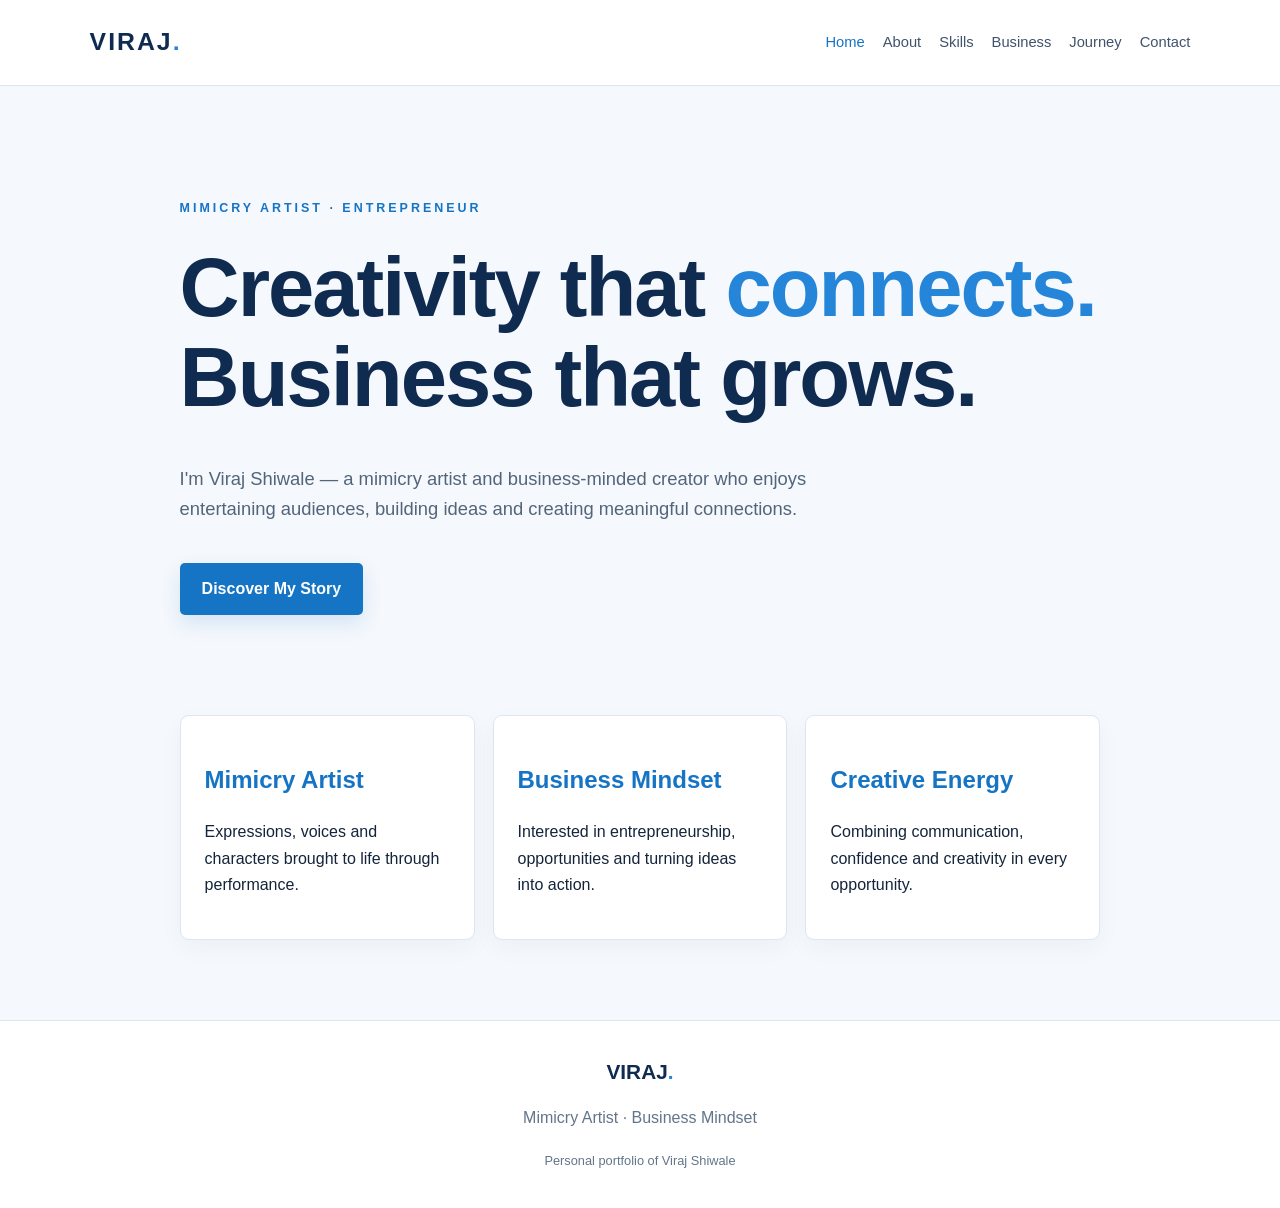
<file: index.html>
<!doctype html>
<html lang="en"><head><meta charset="utf-8"><meta name="viewport" content="width=device-width, initial-scale=1">
<meta name="description" content="Viraj Shiwale — mimicry artist and business-minded creator."><title>Home | Viraj Shiwale</title><link rel="stylesheet" href="style.css"></head>
<body><header class="header"><a class="logo" href="index.html">VIRAJ<span>.</span></a><nav><a href="index.html" class="active">Home</a> <a href="about.html">About</a> <a href="skills.html">Skills</a> <a href="business.html">Business</a> <a href="journey.html">Journey</a> <a href="contact.html">Contact</a></nav></header><main>
<section class="hero"><p class="eyebrow">MIMICRY ARTIST · ENTREPRENEUR</p><h1>Creativity that <span>connects.</span><br>Business that grows.</h1><p class="lead">I'm Viraj Shiwale — a mimicry artist and business-minded creator who enjoys entertaining audiences, building ideas and creating meaningful connections.</p><a class="button" href="about.html">Discover My Story</a></section>
<section class="grid"><article><h2>Mimicry Artist</h2><p>Expressions, voices and characters brought to life through performance.</p></article><article><h2>Business Mindset</h2><p>Interested in entrepreneurship, opportunities and turning ideas into action.</p></article><article><h2>Creative Energy</h2><p>Combining communication, confidence and creativity in every opportunity.</p></article></section>
</main>
<footer><strong>VIRAJ<span>.</span></strong><p>Mimicry Artist · Business Mindset</p><small>Personal portfolio of Viraj Shiwale</small></footer></body></html>
</file>
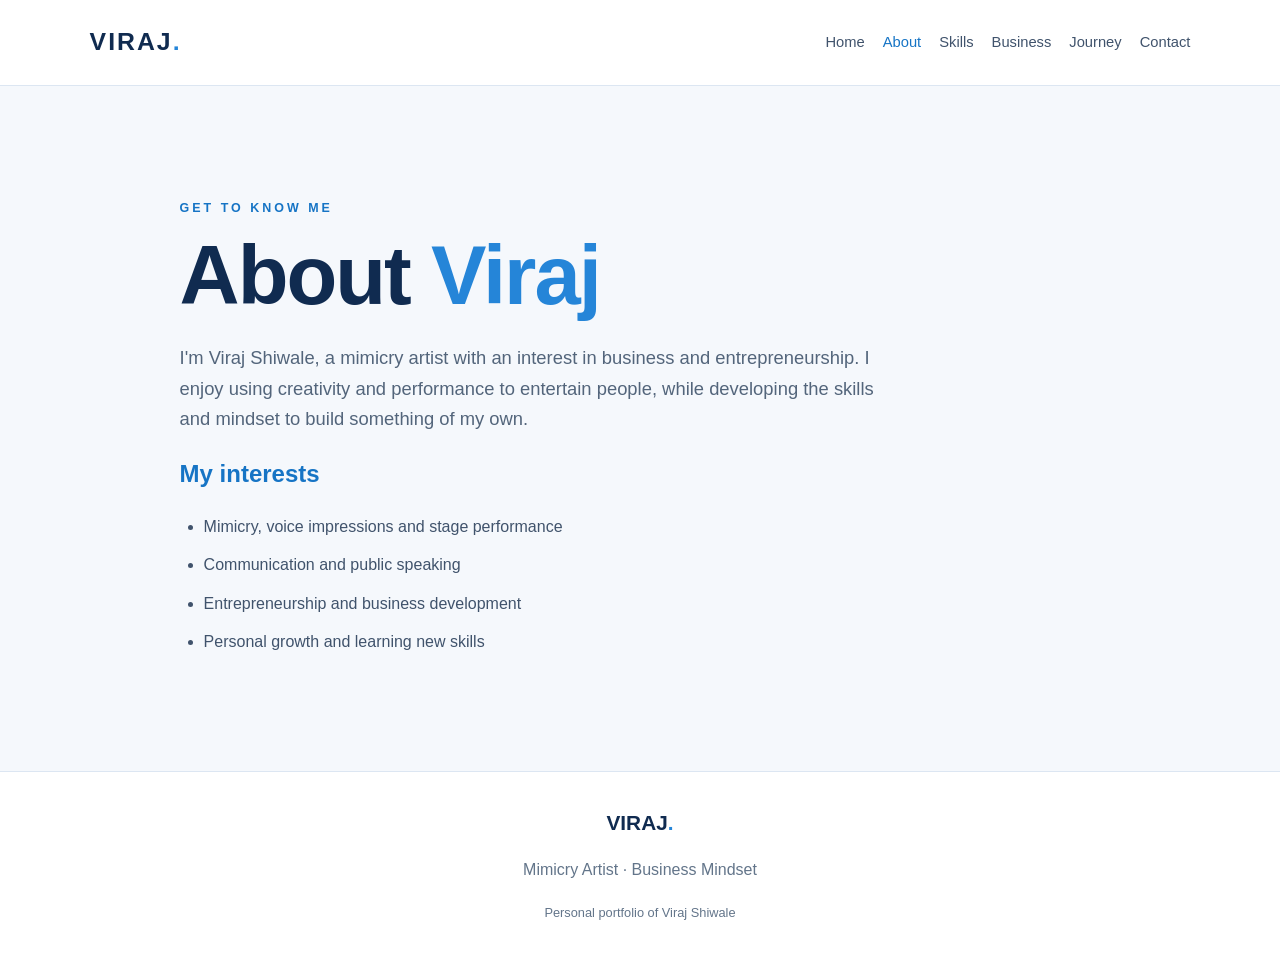
<file: about.html>
<!doctype html>
<html lang="en"><head><meta charset="utf-8"><meta name="viewport" content="width=device-width, initial-scale=1">
<meta name="description" content="Viraj Shiwale — mimicry artist and business-minded creator."><title>About | Viraj Shiwale</title><link rel="stylesheet" href="style.css"></head>
<body><header class="header"><a class="logo" href="index.html">VIRAJ<span>.</span></a><nav><a href="index.html">Home</a> <a href="about.html" class="active">About</a> <a href="skills.html">Skills</a> <a href="business.html">Business</a> <a href="journey.html">Journey</a> <a href="contact.html">Contact</a></nav></header><main>
<section class="page"><p class="eyebrow">GET TO KNOW ME</p><h1>About <span>Viraj</span></h1><p class="lead">I'm Viraj Shiwale, a mimicry artist with an interest in business and entrepreneurship. I enjoy using creativity and performance to entertain people, while developing the skills and mindset to build something of my own.</p><h2>My interests</h2><ul><li>Mimicry, voice impressions and stage performance</li><li>Communication and public speaking</li><li>Entrepreneurship and business development</li><li>Personal growth and learning new skills</li></ul></section>
</main>
<footer><strong>VIRAJ<span>.</span></strong><p>Mimicry Artist · Business Mindset</p><small>Personal portfolio of Viraj Shiwale</small></footer></body></html>
</file>
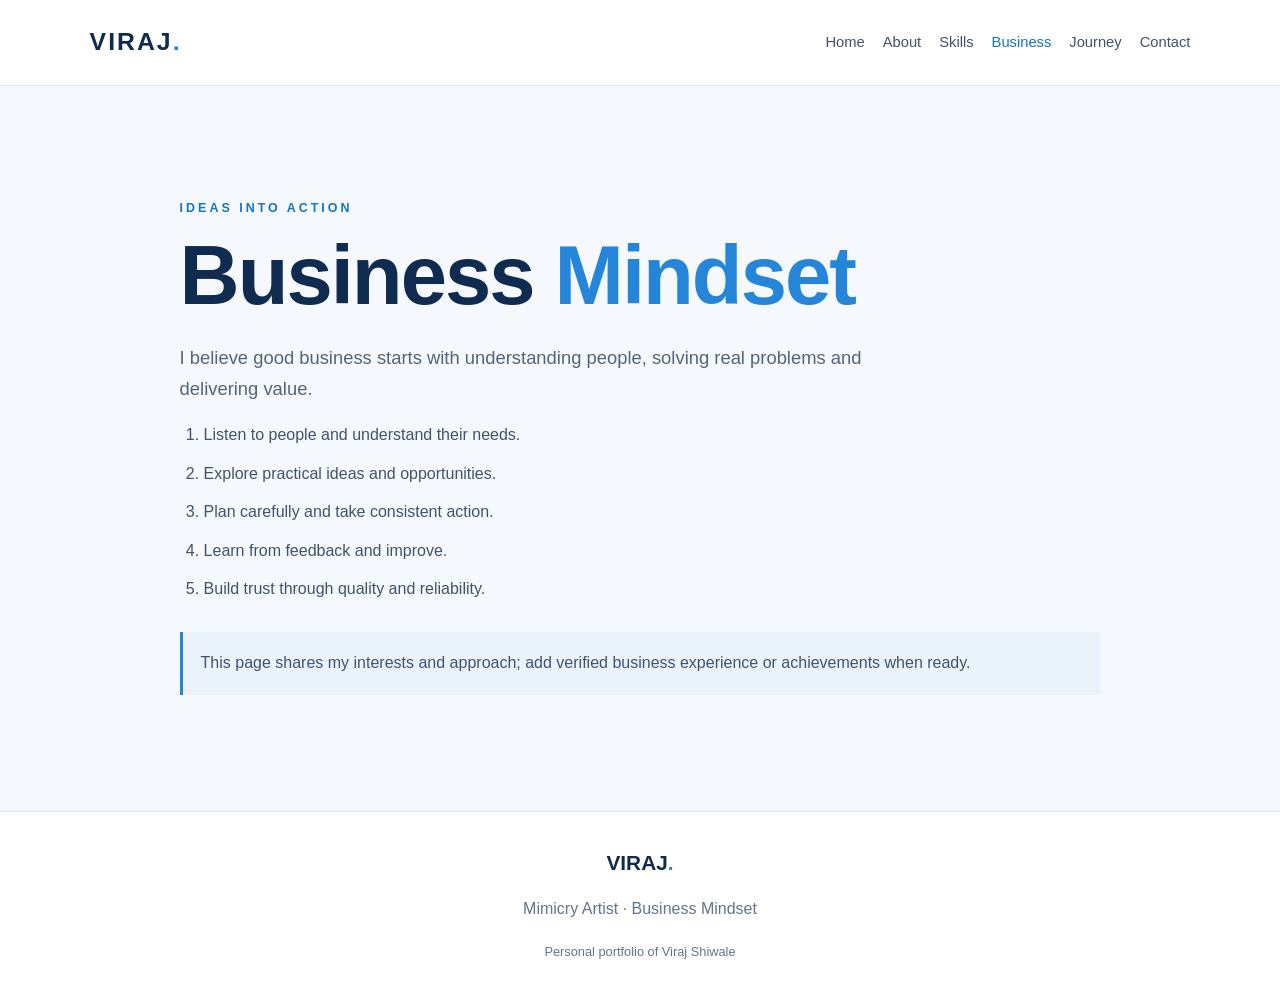
<file: business.html>
<!doctype html>
<html lang="en"><head><meta charset="utf-8"><meta name="viewport" content="width=device-width, initial-scale=1">
<meta name="description" content="Viraj Shiwale — mimicry artist and business-minded creator."><title>Business | Viraj Shiwale</title><link rel="stylesheet" href="style.css"></head>
<body><header class="header"><a class="logo" href="index.html">VIRAJ<span>.</span></a><nav><a href="index.html">Home</a> <a href="about.html">About</a> <a href="skills.html">Skills</a> <a href="business.html" class="active">Business</a> <a href="journey.html">Journey</a> <a href="contact.html">Contact</a></nav></header><main>
<section class="page"><p class="eyebrow">IDEAS INTO ACTION</p><h1>Business <span>Mindset</span></h1><p class="lead">I believe good business starts with understanding people, solving real problems and delivering value.</p><ol><li>Listen to people and understand their needs.</li><li>Explore practical ideas and opportunities.</li><li>Plan carefully and take consistent action.</li><li>Learn from feedback and improve.</li><li>Build trust through quality and reliability.</li></ol><p class="note">This page shares my interests and approach; add verified business experience or achievements when ready.</p></section>
</main>
<footer><strong>VIRAJ<span>.</span></strong><p>Mimicry Artist · Business Mindset</p><small>Personal portfolio of Viraj Shiwale</small></footer></body></html>
</file>
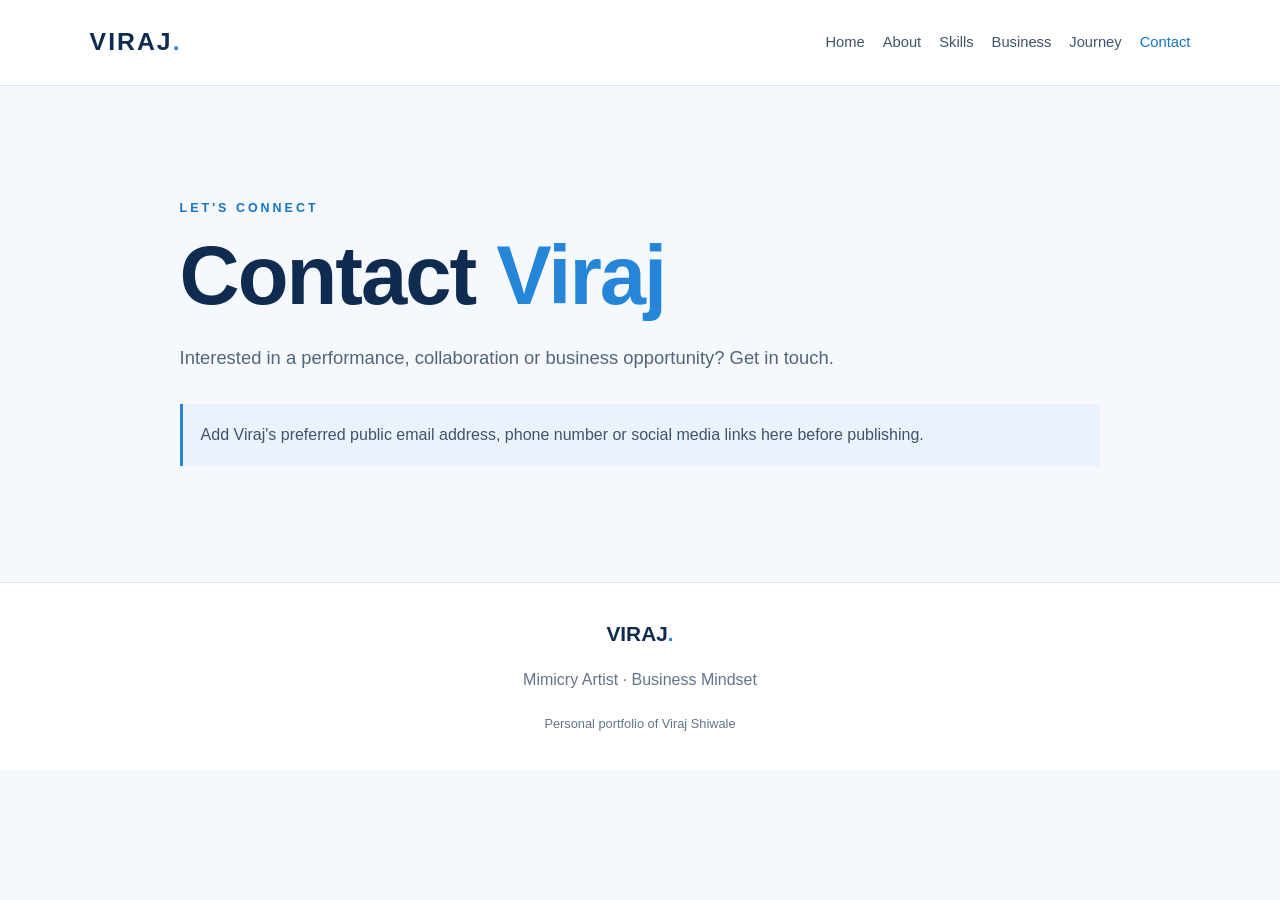
<file: contact.html>
<!doctype html>
<html lang="en"><head><meta charset="utf-8"><meta name="viewport" content="width=device-width, initial-scale=1">
<meta name="description" content="Viraj Shiwale — mimicry artist and business-minded creator."><title>Contact | Viraj Shiwale</title><link rel="stylesheet" href="style.css"></head>
<body><header class="header"><a class="logo" href="index.html">VIRAJ<span>.</span></a><nav><a href="index.html">Home</a> <a href="about.html">About</a> <a href="skills.html">Skills</a> <a href="business.html">Business</a> <a href="journey.html">Journey</a> <a href="contact.html" class="active">Contact</a></nav></header><main>
<section class="page"><p class="eyebrow">LET'S CONNECT</p><h1>Contact <span>Viraj</span></h1><p class="lead">Interested in a performance, collaboration or business opportunity? Get in touch.</p><p class="note">Add Viraj's preferred public email address, phone number or social media links here before publishing.</p></section>
</main>
<footer><strong>VIRAJ<span>.</span></strong><p>Mimicry Artist · Business Mindset</p><small>Personal portfolio of Viraj Shiwale</small></footer></body></html>
</file>
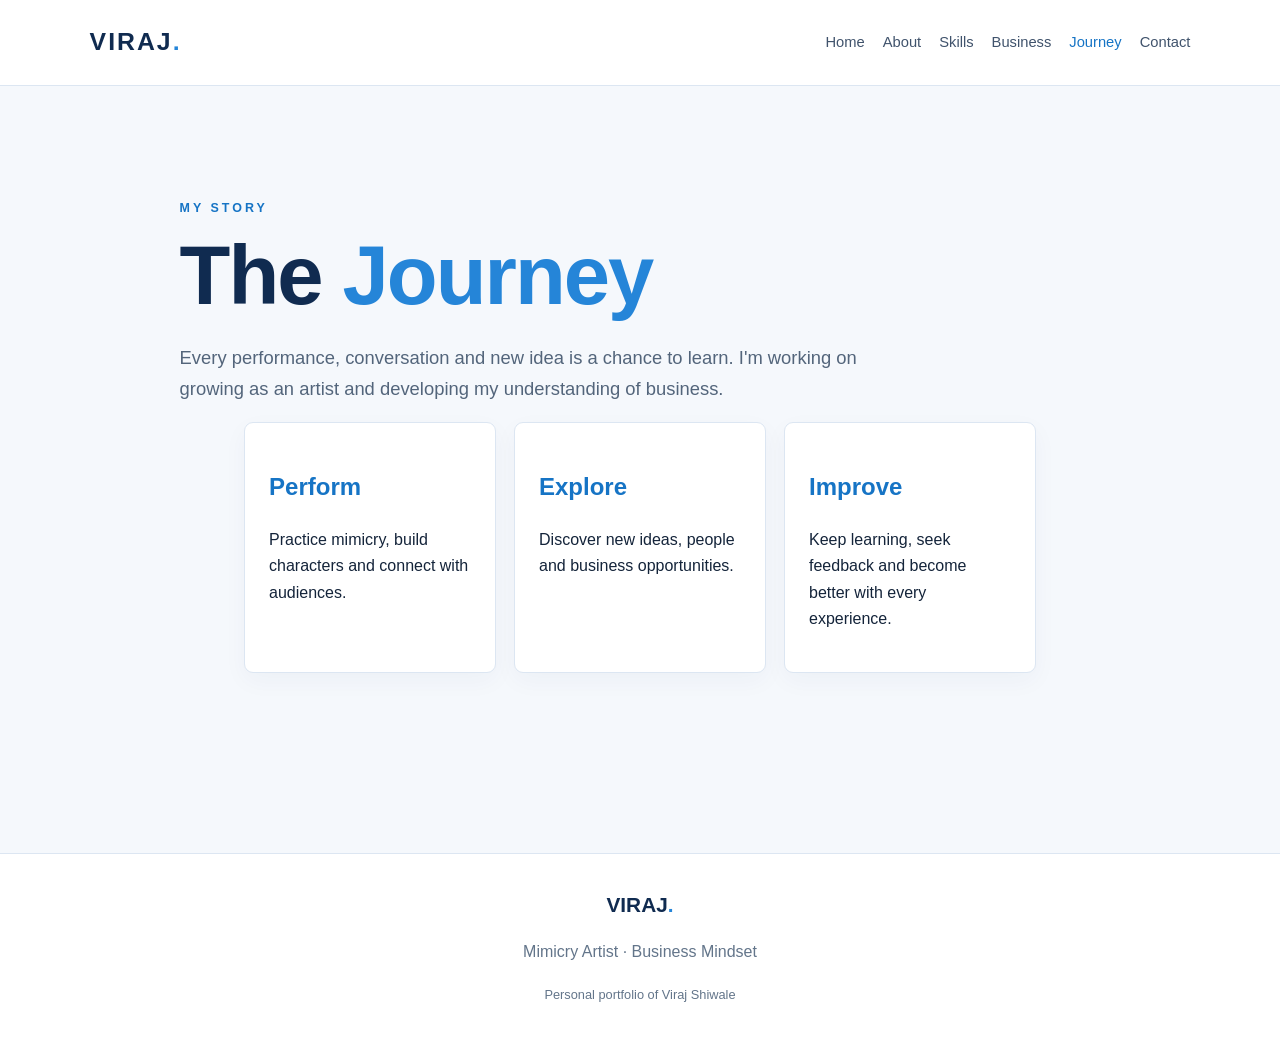
<file: journey.html>
<!doctype html>
<html lang="en"><head><meta charset="utf-8"><meta name="viewport" content="width=device-width, initial-scale=1">
<meta name="description" content="Viraj Shiwale — mimicry artist and business-minded creator."><title>Journey | Viraj Shiwale</title><link rel="stylesheet" href="style.css"></head>
<body><header class="header"><a class="logo" href="index.html">VIRAJ<span>.</span></a><nav><a href="index.html">Home</a> <a href="about.html">About</a> <a href="skills.html">Skills</a> <a href="business.html">Business</a> <a href="journey.html" class="active">Journey</a> <a href="contact.html">Contact</a></nav></header><main>
<section class="page"><p class="eyebrow">MY STORY</p><h1>The <span>Journey</span></h1><p class="lead">Every performance, conversation and new idea is a chance to learn. I'm working on growing as an artist and developing my understanding of business.</p><div class="grid"><article><h2>Perform</h2><p>Practice mimicry, build characters and connect with audiences.</p></article><article><h2>Explore</h2><p>Discover new ideas, people and business opportunities.</p></article><article><h2>Improve</h2><p>Keep learning, seek feedback and become better with every experience.</p></article></div></section>
</main>
<footer><strong>VIRAJ<span>.</span></strong><p>Mimicry Artist · Business Mindset</p><small>Personal portfolio of Viraj Shiwale</small></footer></body></html>
</file>
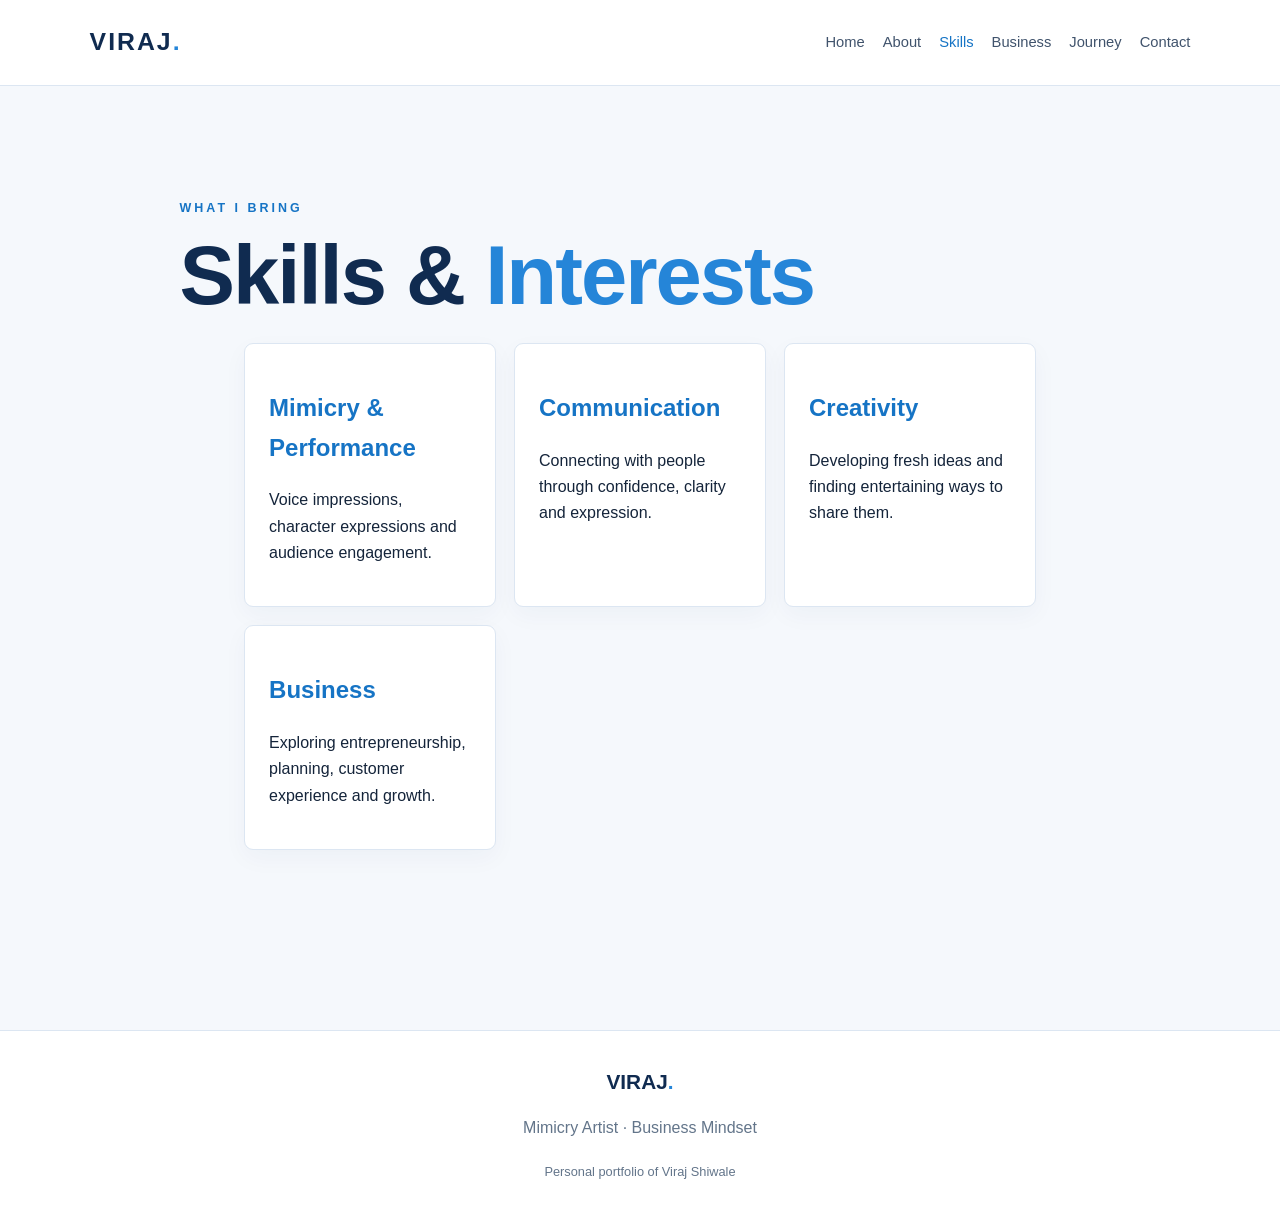
<file: skills.html>
<!doctype html>
<html lang="en"><head><meta charset="utf-8"><meta name="viewport" content="width=device-width, initial-scale=1">
<meta name="description" content="Viraj Shiwale — mimicry artist and business-minded creator."><title>Skills | Viraj Shiwale</title><link rel="stylesheet" href="style.css"></head>
<body><header class="header"><a class="logo" href="index.html">VIRAJ<span>.</span></a><nav><a href="index.html">Home</a> <a href="about.html">About</a> <a href="skills.html" class="active">Skills</a> <a href="business.html">Business</a> <a href="journey.html">Journey</a> <a href="contact.html">Contact</a></nav></header><main>
<section class="page"><p class="eyebrow">WHAT I BRING</p><h1>Skills & <span>Interests</span></h1><div class="grid"><article><h2>Mimicry & Performance</h2><p>Voice impressions, character expressions and audience engagement.</p></article><article><h2>Communication</h2><p>Connecting with people through confidence, clarity and expression.</p></article><article><h2>Creativity</h2><p>Developing fresh ideas and finding entertaining ways to share them.</p></article><article><h2>Business</h2><p>Exploring entrepreneurship, planning, customer experience and growth.</p></article></div></section>
</main>
<footer><strong>VIRAJ<span>.</span></strong><p>Mimicry Artist · Business Mindset</p><small>Personal portfolio of Viraj Shiwale</small></footer></body></html>
</file>
<file: style.css>
*{box-sizing:border-box}html{scroll-behavior:smooth}body{margin:0;background:#f5f8fc;color:#14243a;font-family:Arial,Helvetica,sans-serif;line-height:1.65}.header{display:flex;align-items:center;justify-content:space-between;gap:24px;padding:22px 7%;border-bottom:1px solid #dce6f2;position:sticky;top:0;background:#ffffffed;backdrop-filter:blur(10px)}.logo{font-size:1.55rem;font-weight:900;letter-spacing:2px;color:#102b50;text-decoration:none}.logo span,span{color:#2585d8}.header nav{display:flex;flex-wrap:wrap;gap:18px}.header nav a{color:#40536c;text-decoration:none;font-size:.92rem}.header nav a:hover,.header nav a.active{color:#1674c5}.hero,.page{max-width:1100px;margin:auto;padding:100px 7%}.hero{min-height:68vh;display:flex;flex-direction:column;align-items:flex-start;justify-content:center}.eyebrow{color:#1674c5;font-size:.78rem;font-weight:700;letter-spacing:3px}.hero h1,.page h1{font-size:clamp(2.6rem,7vw,5.2rem);line-height:1.08;margin:12px 0 22px;letter-spacing:-2px;color:#102b50}.lead{max-width:720px;color:#53657b;font-size:1.15rem}.button{display:inline-block;margin-top:20px;padding:13px 22px;background:#1674c5;color:white;text-decoration:none;font-weight:800;border-radius:5px;box-shadow:0 8px 20px #1674c526}.grid{max-width:1100px;margin:0 auto 80px;padding:0 7%;display:grid;grid-template-columns:repeat(auto-fit,minmax(220px,1fr));gap:18px}.grid article{background:#fff;border:1px solid #dce6f2;padding:24px;border-radius:9px;box-shadow:0 8px 24px #183b5b0a}.grid h2,.page h2{color:#1674c5}.page ul,.page ol{padding-left:24px;color:#40536c}.page li{margin:12px 0}.note{margin-top:30px;padding:18px;border-left:3px solid #2585d8;background:#eaf3fc;color:#40536c}footer{text-align:center;border-top:1px solid #dce6f2;padding:34px 7%;color:#63758a;background:#fff}footer strong{font-size:1.3rem;color:#102b50}footer strong span{color:#2585d8}footer small{font-size:.8rem}@media(max-width:700px){.header{align-items:flex-start;flex-direction:column}.header nav{gap:12px}.hero,.page{padding-top:65px;padding-bottom:65px}}
</file>
